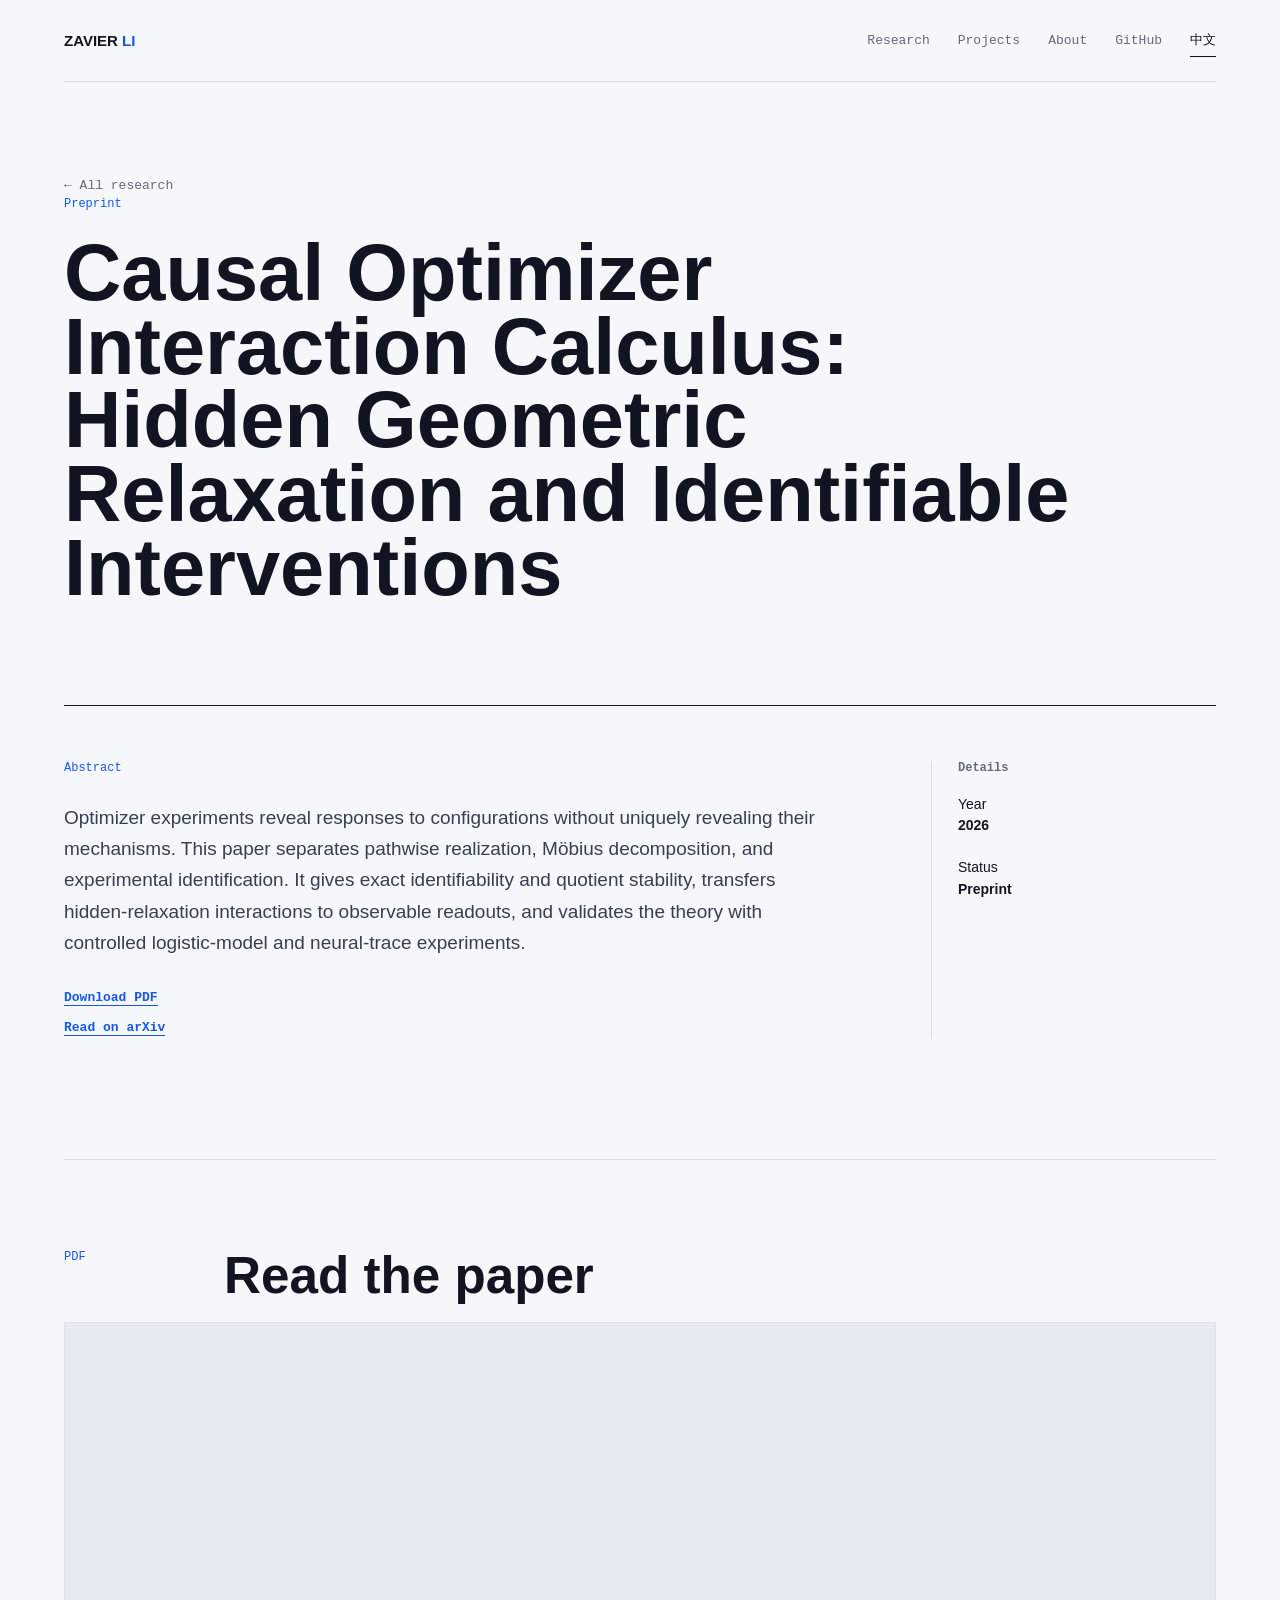
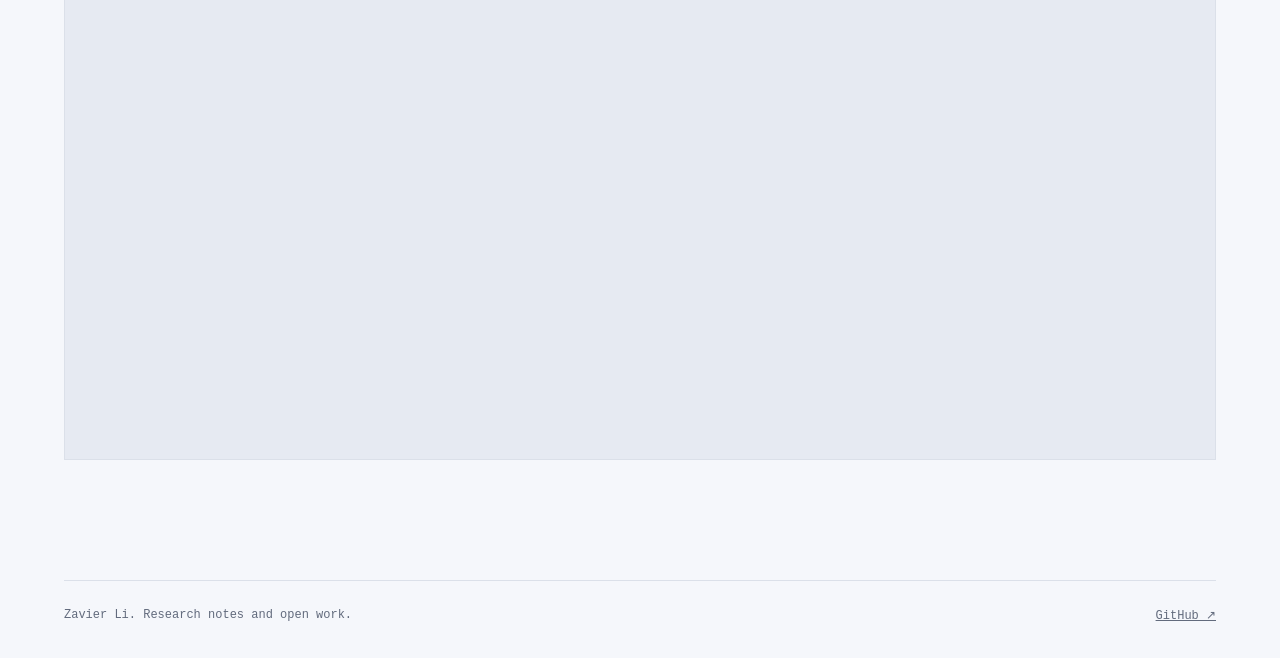
<file: papers/causal-optimizer-interaction-calculus/index.html>
<!doctype html>
<html lang="en">
<head>
  <meta charset="utf-8">
  <meta name="viewport" content="width=device-width, initial-scale=1">
  <meta name="description" content="A causal and statistical calculus for optimizer interactions, from hidden relaxation to identifiable experiments.">
  <title>Causal Optimizer Interaction Calculus: Hidden Geometric Relaxation and Identifiable Interventions | Zavier Li</title>
  <link rel="stylesheet" href="/assets/site.css">
  <link rel="stylesheet" href="/assets/reader.css">
</head>
<body data-page="paper" data-paper="causal-optimizer-interaction-calculus">
  <div class="site-shell">
    <header class="site-header" data-header></header>
    <main>
      <section class="paper-hero reveal">
        <a class="back-link" href="/" data-back></a>
        <p class="paper-status" data-paper-status></p>
        <h1 data-paper-title></h1>
      </section>
      <section class="paper-layout">
        <article>
          <h2 class="section-index" data-abstract-label></h2>
          <p class="paper-abstract" data-paper-abstract></p>
          <a class="resource-link" data-pdf target="_blank" rel="noreferrer"></a><br>
          <a class="resource-link" data-arxiv target="_blank" rel="noreferrer"></a>
        </article>
        <aside class="paper-side">
          <h2 data-details-label></h2>
          <p><span data-year-label></span><br><strong data-year></strong></p>
          <p><span data-status-label></span><br><strong data-status></strong></p>
        </aside>
      </section>
      <section class="paper-reader section-rule" aria-labelledby="reader-title">
        <div class="reader-heading">
          <p class="section-index">PDF</p>
          <h2 id="reader-title" data-reader-label></h2>
        </div>
        <iframe class="pdf-frame" data-viewer loading="lazy"></iframe>
      </section>
    </main>
    <footer class="site-footer" data-footer></footer>
  </div>
  <script src="/assets/papers-data.js"></script>
  <script src="/assets/site.js"></script>
</body>
</html>
</file>
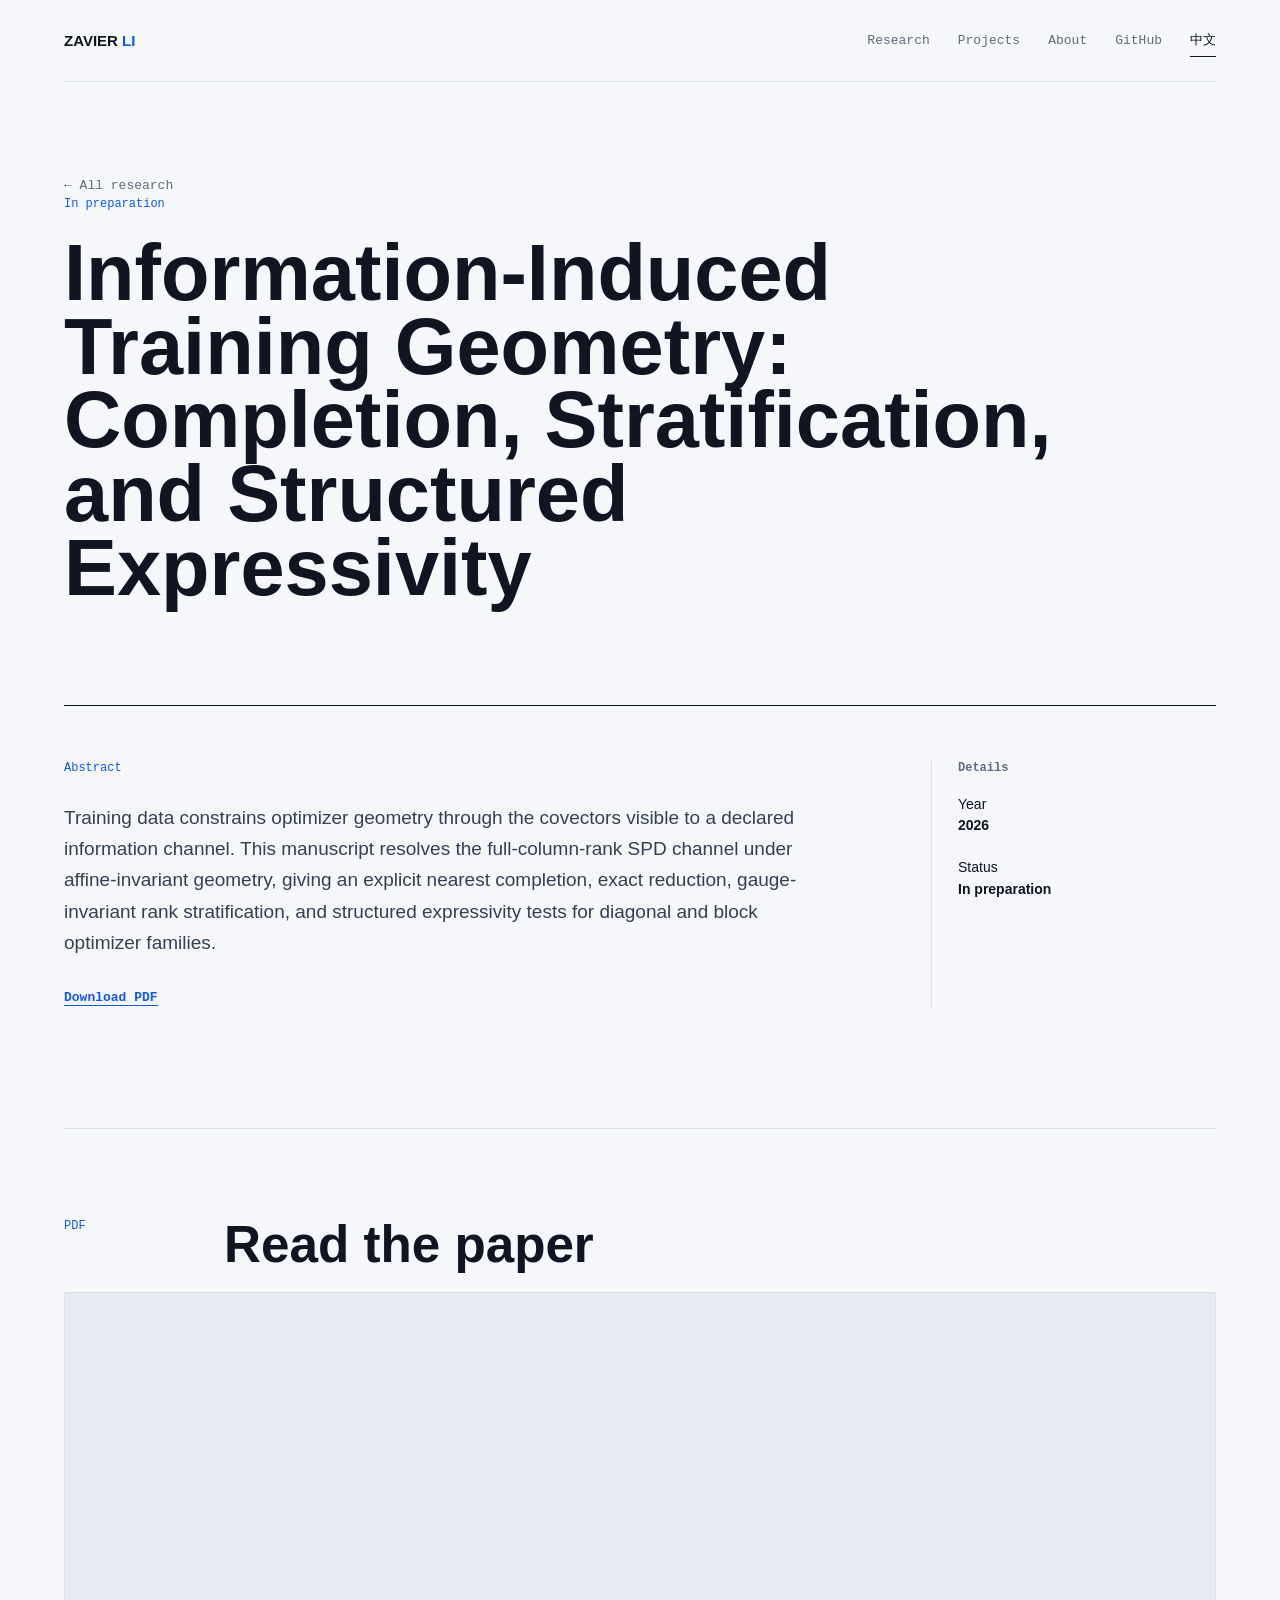
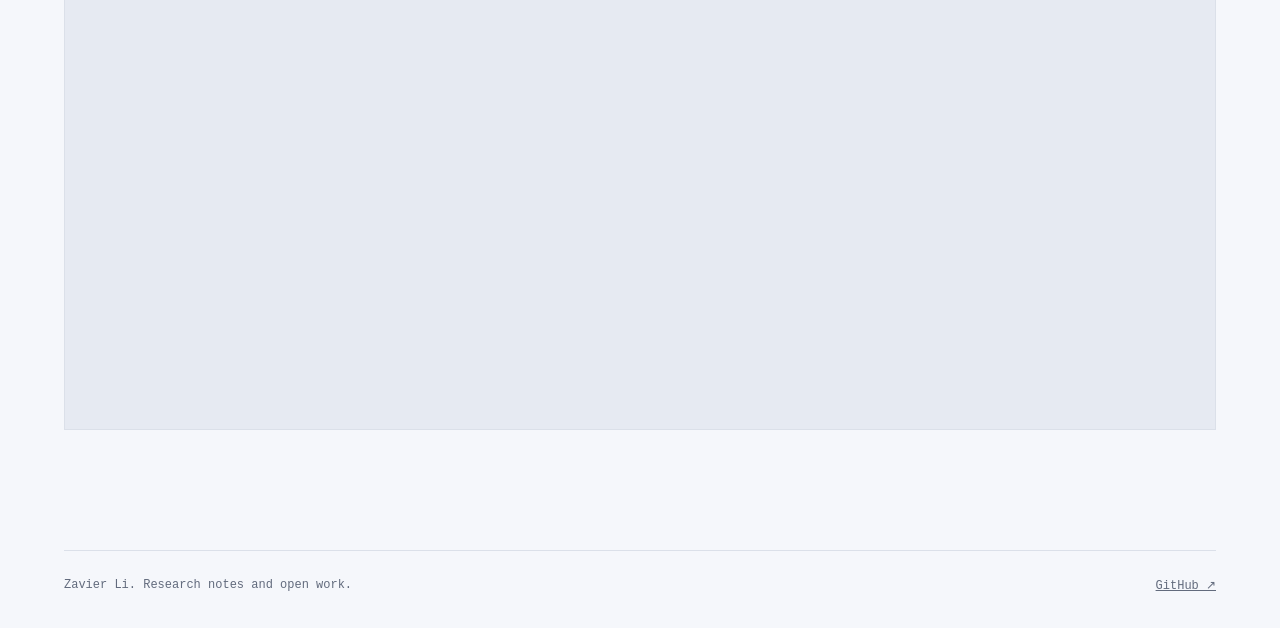
<file: papers/information-induced-training-geometry/index.html>
<!doctype html>
<html lang="en">
<head>
  <meta charset="utf-8">
  <meta name="viewport" content="width=device-width, initial-scale=1">
  <meta name="description" content="How partial information channels determine, and fail to determine, full optimizer geometry.">
  <title>Information-Induced Training Geometry: Completion, Stratification, and Structured Expressivity | Zavier Li</title>
  <link rel="stylesheet" href="/assets/site.css">
  <link rel="stylesheet" href="/assets/reader.css">
</head>
<body data-page="paper" data-paper="information-induced-training-geometry">
  <div class="site-shell">
    <header class="site-header" data-header></header>
    <main>
      <section class="paper-hero reveal">
        <a class="back-link" href="/" data-back></a>
        <p class="paper-status" data-paper-status></p>
        <h1 data-paper-title></h1>
      </section>
      <section class="paper-layout">
        <article>
          <h2 class="section-index" data-abstract-label></h2>
          <p class="paper-abstract" data-paper-abstract></p>
          <a class="resource-link" data-pdf target="_blank" rel="noreferrer"></a><br>
          <a class="resource-link" data-arxiv target="_blank" rel="noreferrer"></a>
        </article>
        <aside class="paper-side">
          <h2 data-details-label></h2>
          <p><span data-year-label></span><br><strong data-year></strong></p>
          <p><span data-status-label></span><br><strong data-status></strong></p>
        </aside>
      </section>
      <section class="paper-reader section-rule" aria-labelledby="reader-title">
        <div class="reader-heading">
          <p class="section-index">PDF</p>
          <h2 id="reader-title" data-reader-label></h2>
        </div>
        <iframe class="pdf-frame" data-viewer loading="lazy"></iframe>
      </section>
    </main>
    <footer class="site-footer" data-footer></footer>
  </div>
  <script src="/assets/papers-data.js"></script>
  <script src="/assets/site.js"></script>
</body>
</html>
</file>
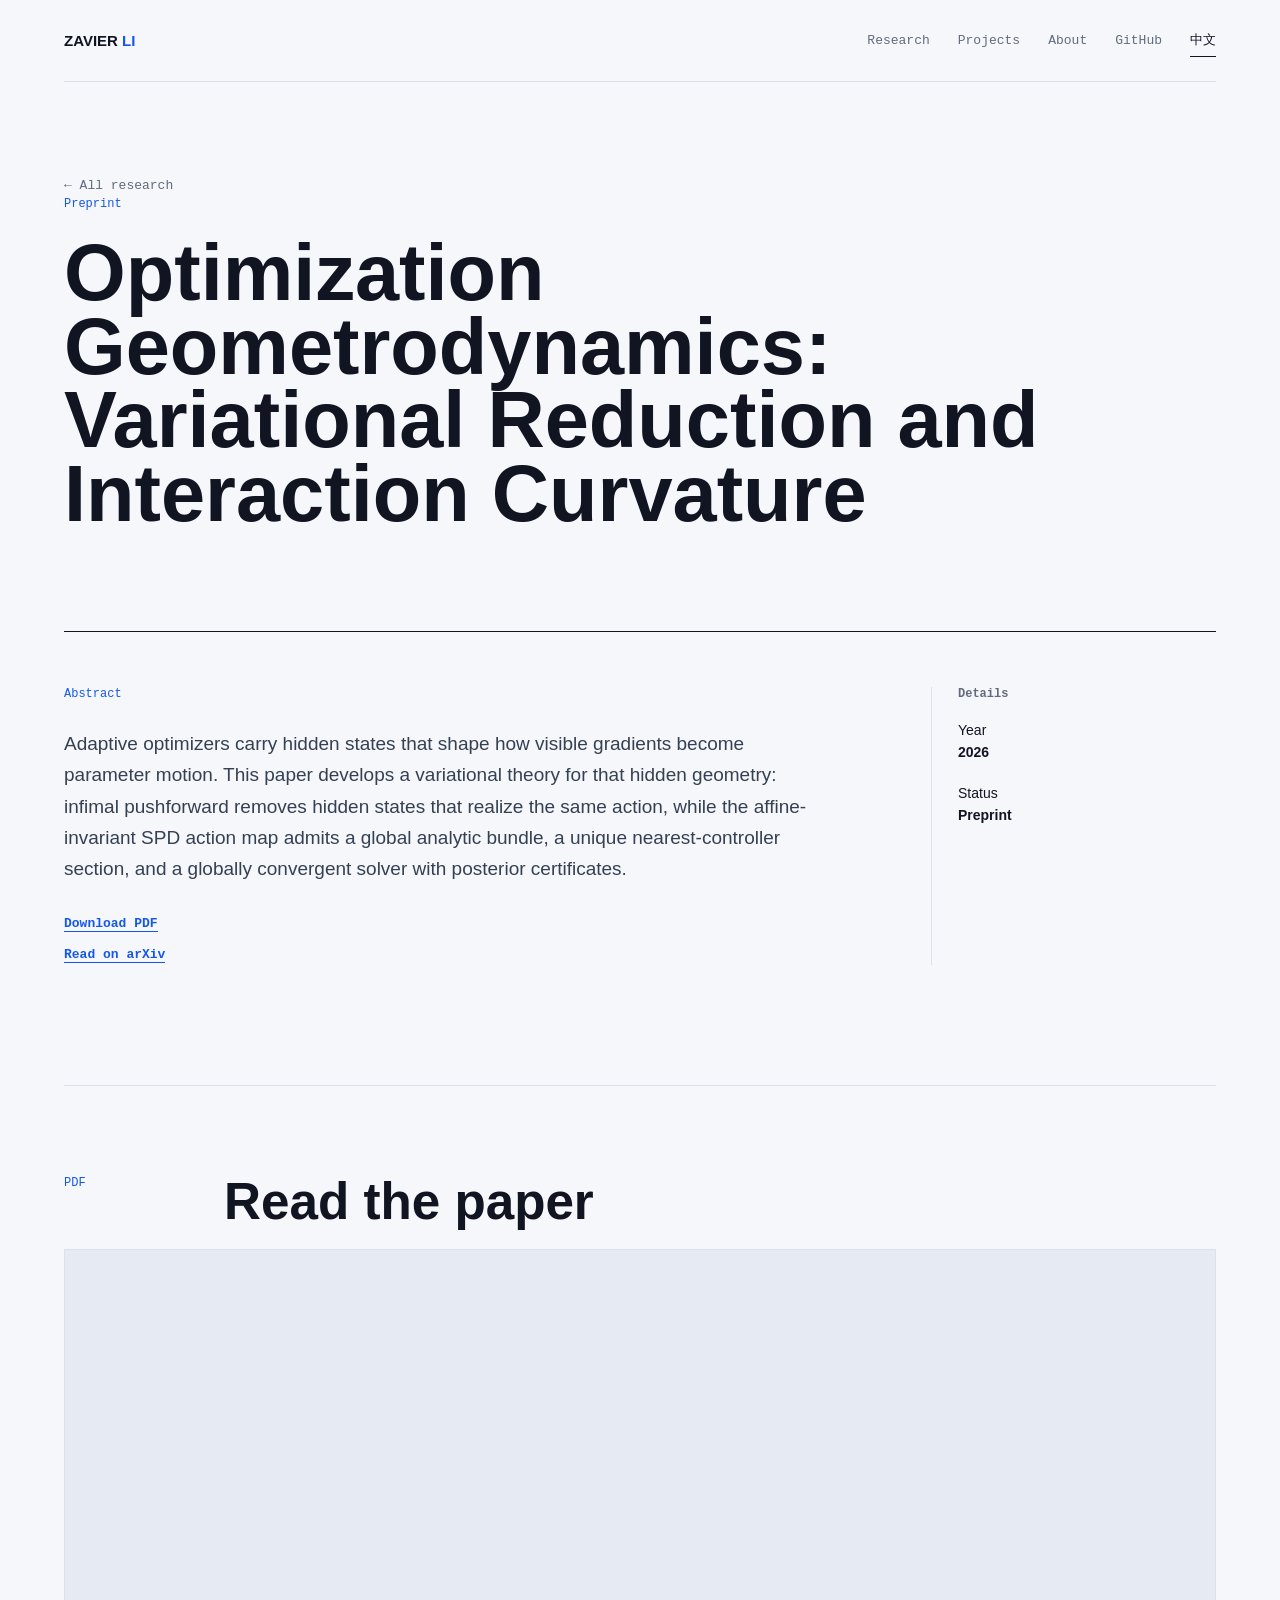
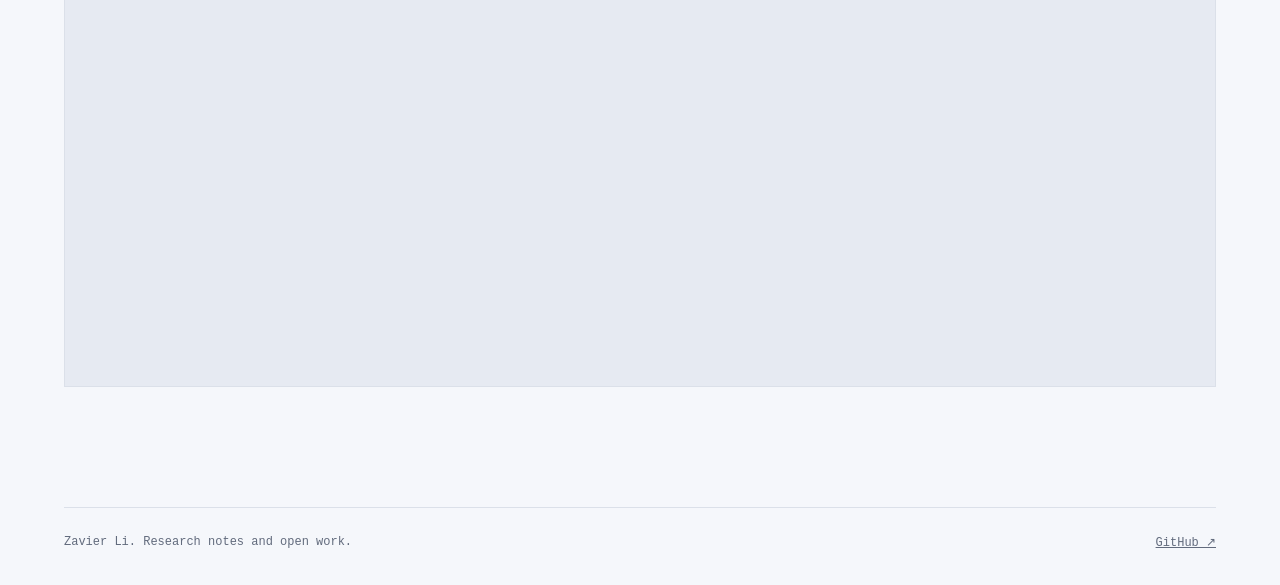
<file: papers/optimization-geometrodynamics/index.html>
<!doctype html>
<html lang="en">
<head>
  <meta charset="utf-8">
  <meta name="viewport" content="width=device-width, initial-scale=1">
  <meta name="description" content="A variational account of hidden optimizer geometry, with exact reduction and certified computation on affine-invariant SPD geometry.">
  <title>Optimization Geometrodynamics: Variational Reduction and Interaction Curvature | Zavier Li</title>
  <link rel="stylesheet" href="/assets/site.css">
  <link rel="stylesheet" href="/assets/reader.css">
</head>
<body data-page="paper" data-paper="optimization-geometrodynamics">
  <div class="site-shell">
    <header class="site-header" data-header></header>
    <main>
      <section class="paper-hero reveal">
        <a class="back-link" href="/" data-back></a>
        <p class="paper-status" data-paper-status></p>
        <h1 data-paper-title></h1>
      </section>
      <section class="paper-layout">
        <article>
          <h2 class="section-index" data-abstract-label></h2>
          <p class="paper-abstract" data-paper-abstract></p>
          <a class="resource-link" data-pdf target="_blank" rel="noreferrer"></a><br>
          <a class="resource-link" data-arxiv target="_blank" rel="noreferrer"></a>
        </article>
        <aside class="paper-side">
          <h2 data-details-label></h2>
          <p><span data-year-label></span><br><strong data-year></strong></p>
          <p><span data-status-label></span><br><strong data-status></strong></p>
        </aside>
      </section>
      <section class="paper-reader section-rule" aria-labelledby="reader-title">
        <div class="reader-heading">
          <p class="section-index">PDF</p>
          <h2 id="reader-title" data-reader-label></h2>
        </div>
        <iframe class="pdf-frame" data-viewer loading="lazy"></iframe>
      </section>
    </main>
    <footer class="site-footer" data-footer></footer>
  </div>
  <script src="/assets/papers-data.js"></script>
  <script src="/assets/site.js"></script>
</body>
</html>
</file>
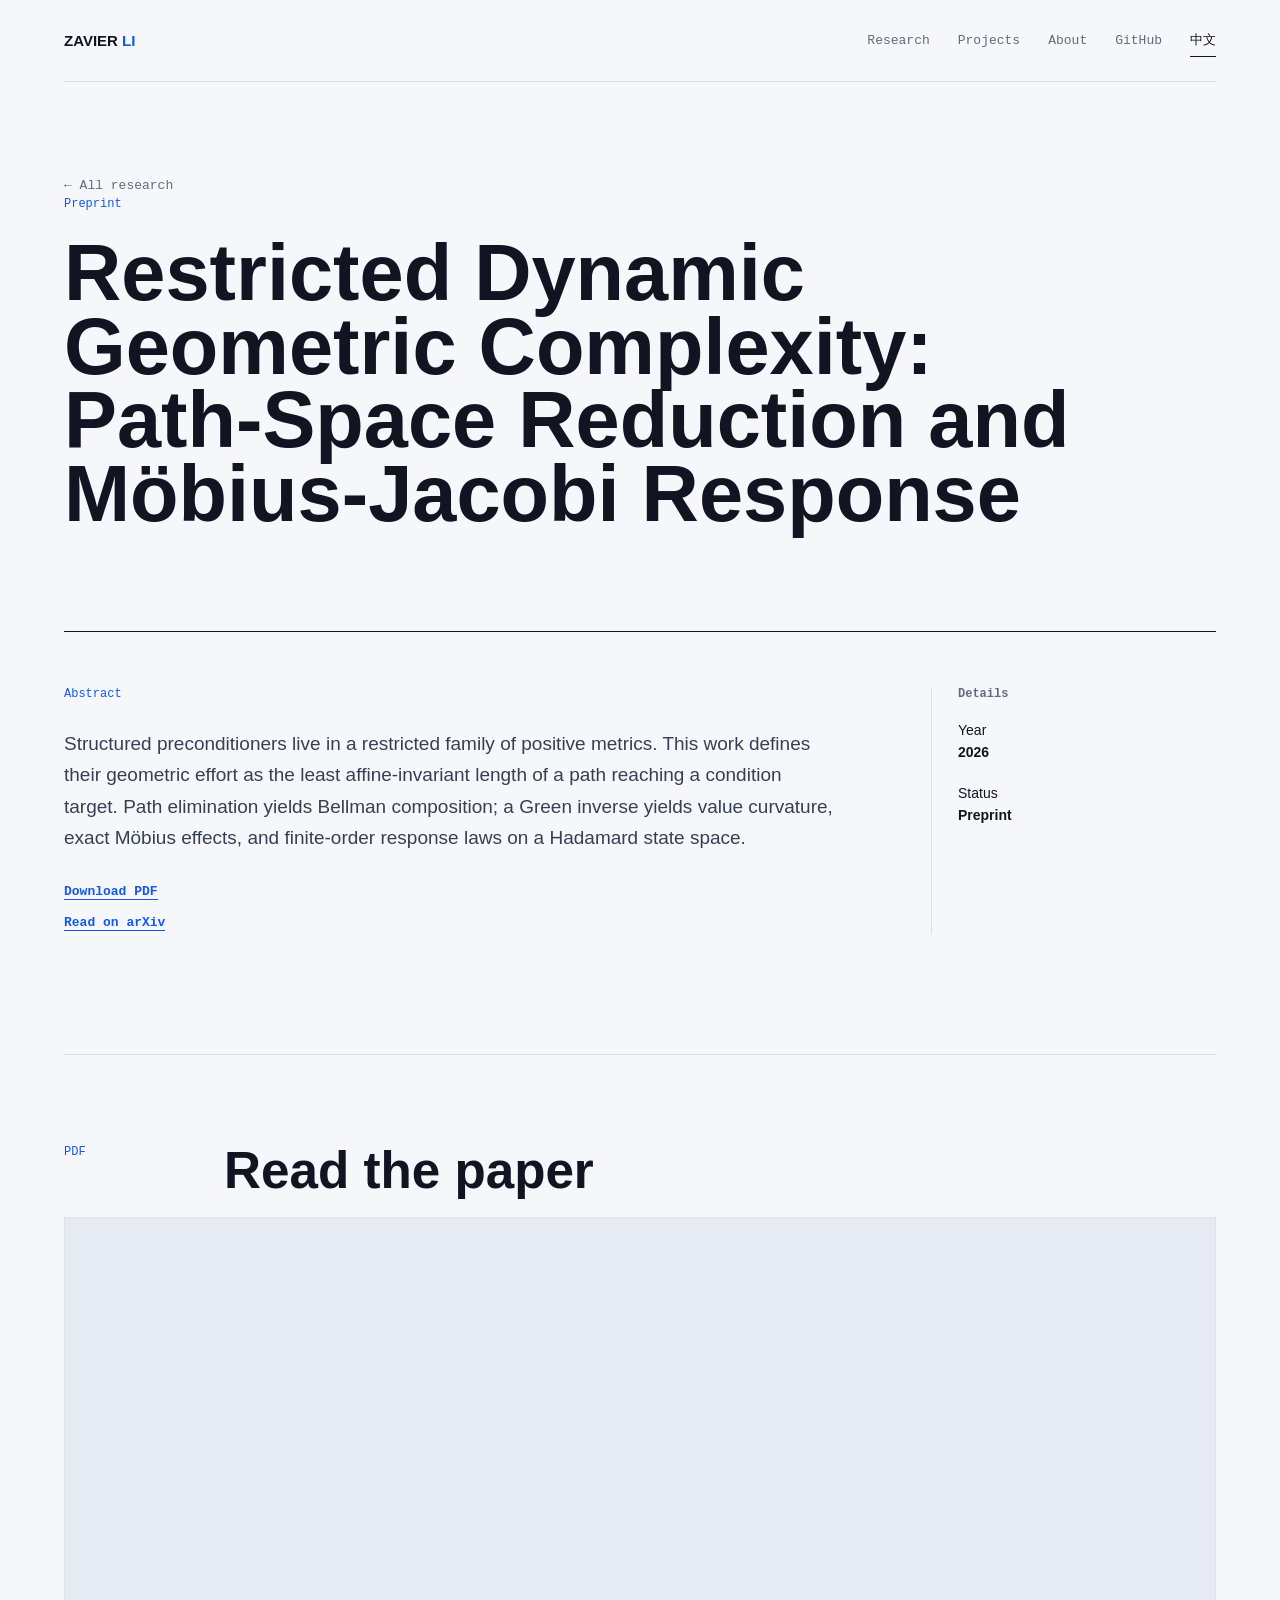
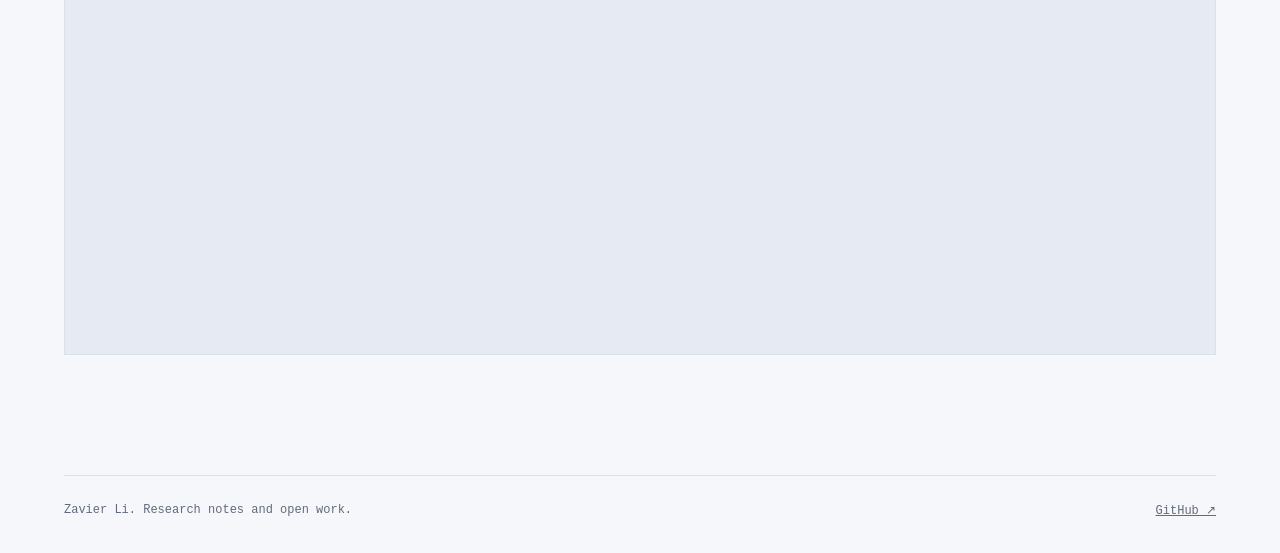
<file: papers/restricted-dynamic-geometric-complexity/index.html>
<!doctype html>
<html lang="en">
<head>
  <meta charset="utf-8">
  <meta name="viewport" content="width=device-width, initial-scale=1">
  <meta name="description" content="A path-space theory for the geometric effort of reaching useful structured metrics.">
  <title>Restricted Dynamic Geometric Complexity: Path-Space Reduction and Möbius-Jacobi Response | Zavier Li</title>
  <link rel="stylesheet" href="/assets/site.css">
  <link rel="stylesheet" href="/assets/reader.css">
</head>
<body data-page="paper" data-paper="restricted-dynamic-geometric-complexity">
  <div class="site-shell">
    <header class="site-header" data-header></header>
    <main>
      <section class="paper-hero reveal">
        <a class="back-link" href="/" data-back></a>
        <p class="paper-status" data-paper-status></p>
        <h1 data-paper-title></h1>
      </section>
      <section class="paper-layout">
        <article>
          <h2 class="section-index" data-abstract-label></h2>
          <p class="paper-abstract" data-paper-abstract></p>
          <a class="resource-link" data-pdf target="_blank" rel="noreferrer"></a><br>
          <a class="resource-link" data-arxiv target="_blank" rel="noreferrer"></a>
        </article>
        <aside class="paper-side">
          <h2 data-details-label></h2>
          <p><span data-year-label></span><br><strong data-year></strong></p>
          <p><span data-status-label></span><br><strong data-status></strong></p>
        </aside>
      </section>
      <section class="paper-reader section-rule" aria-labelledby="reader-title">
        <div class="reader-heading">
          <p class="section-index">PDF</p>
          <h2 id="reader-title" data-reader-label></h2>
        </div>
        <iframe class="pdf-frame" data-viewer loading="lazy"></iframe>
      </section>
    </main>
    <footer class="site-footer" data-footer></footer>
  </div>
  <script src="/assets/papers-data.js"></script>
  <script src="/assets/site.js"></script>
</body>
</html>
</file>
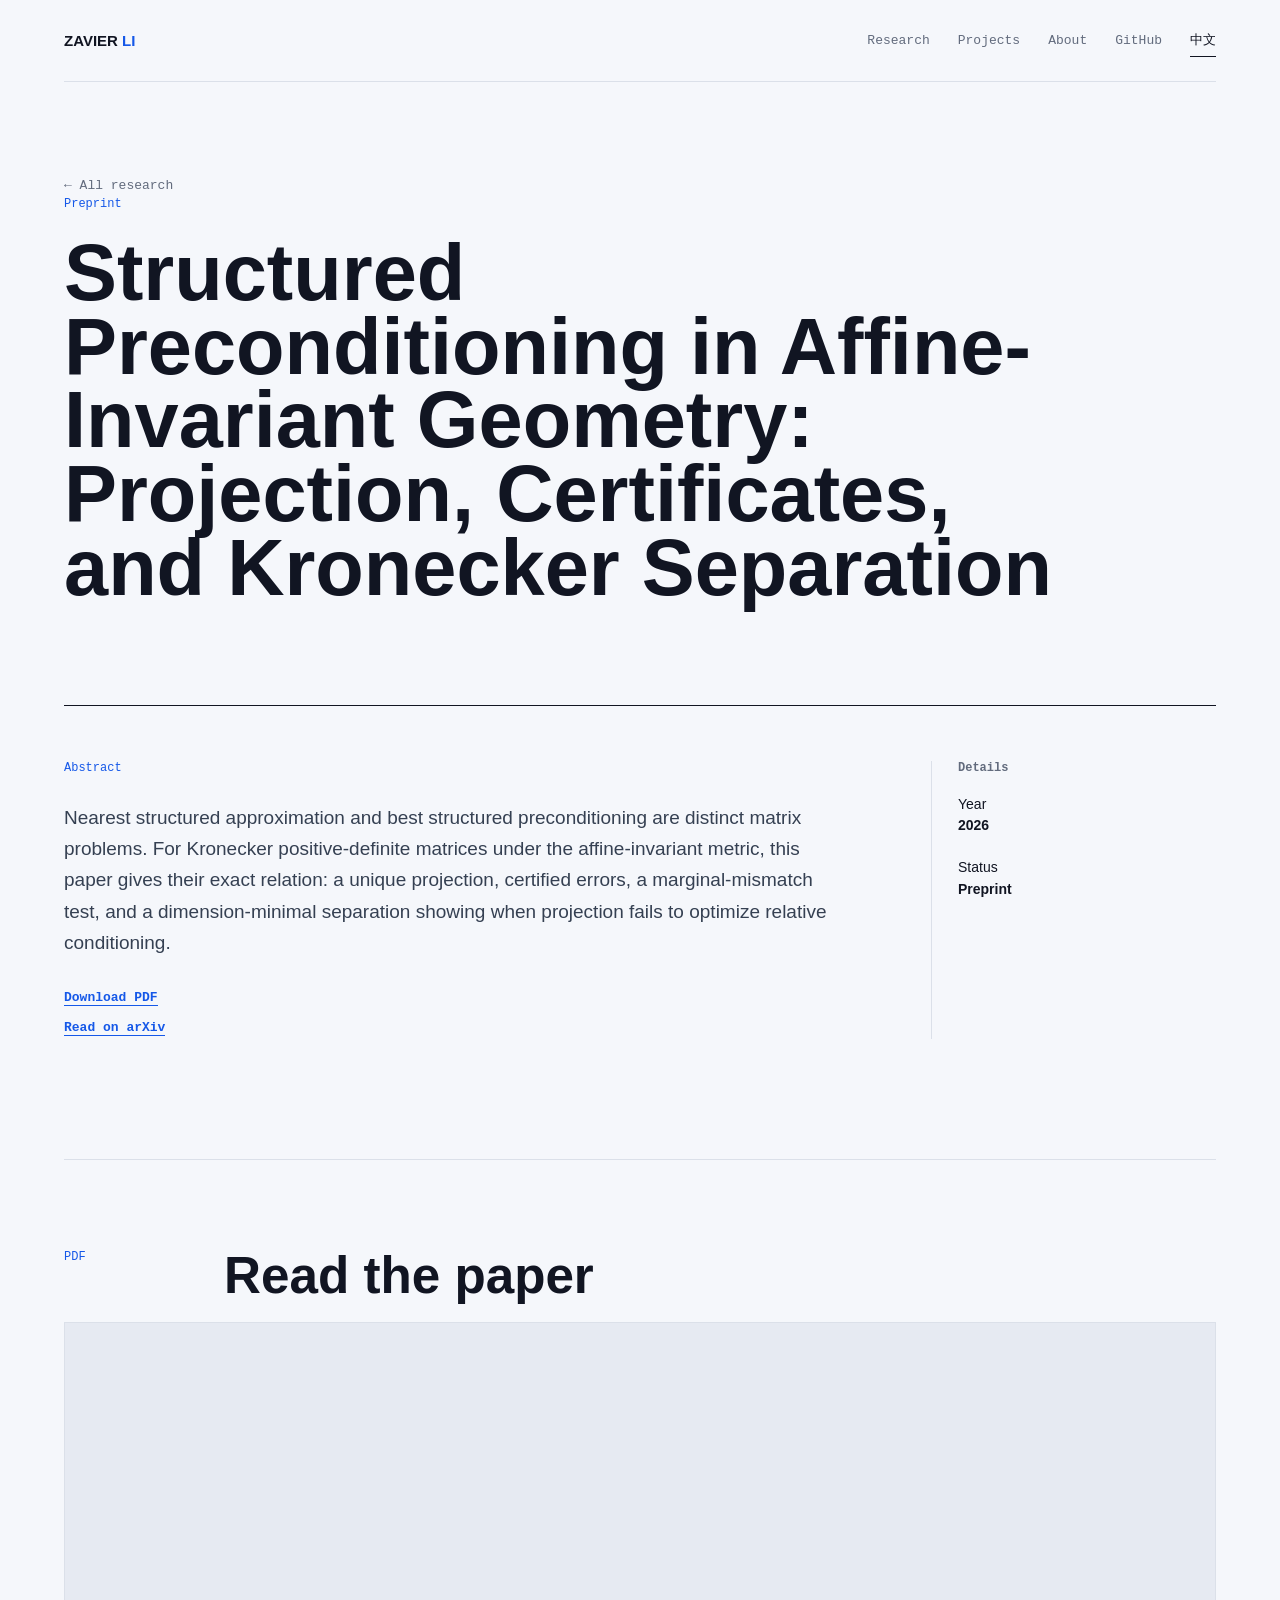
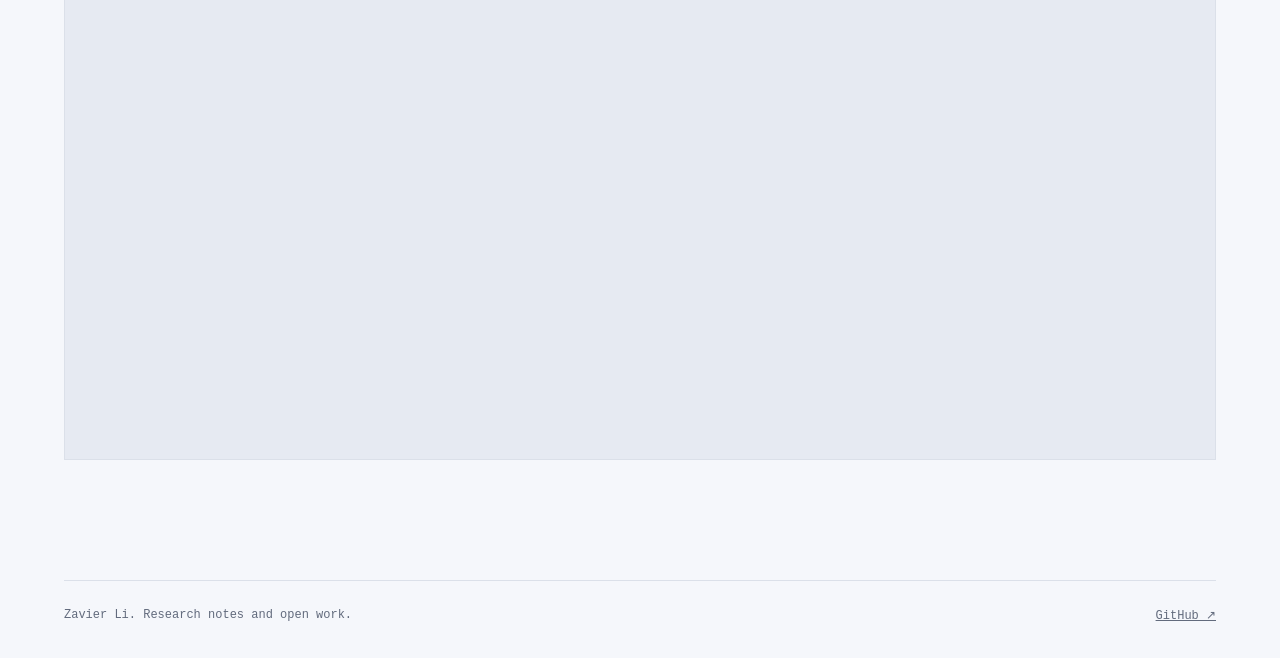
<file: papers/structured-preconditioning/index.html>
<!doctype html>
<html lang="en">
<head>
  <meta charset="utf-8">
  <meta name="viewport" content="width=device-width, initial-scale=1">
  <meta name="description" content="When does nearest structured geometry also give the best structured preconditioner?">
  <title>Structured Preconditioning in Affine-Invariant Geometry: Projection, Certificates, and Kronecker Separation | Zavier Li</title>
  <link rel="stylesheet" href="/assets/site.css">
  <link rel="stylesheet" href="/assets/reader.css">
</head>
<body data-page="paper" data-paper="structured-preconditioning">
  <div class="site-shell">
    <header class="site-header" data-header></header>
    <main>
      <section class="paper-hero reveal">
        <a class="back-link" href="/" data-back></a>
        <p class="paper-status" data-paper-status></p>
        <h1 data-paper-title></h1>
      </section>
      <section class="paper-layout">
        <article>
          <h2 class="section-index" data-abstract-label></h2>
          <p class="paper-abstract" data-paper-abstract></p>
          <a class="resource-link" data-pdf target="_blank" rel="noreferrer"></a><br>
          <a class="resource-link" data-arxiv target="_blank" rel="noreferrer"></a>
        </article>
        <aside class="paper-side">
          <h2 data-details-label></h2>
          <p><span data-year-label></span><br><strong data-year></strong></p>
          <p><span data-status-label></span><br><strong data-status></strong></p>
        </aside>
      </section>
      <section class="paper-reader section-rule" aria-labelledby="reader-title">
        <div class="reader-heading">
          <p class="section-index">PDF</p>
          <h2 id="reader-title" data-reader-label></h2>
        </div>
        <iframe class="pdf-frame" data-viewer loading="lazy"></iframe>
      </section>
    </main>
    <footer class="site-footer" data-footer></footer>
  </div>
  <script src="/assets/papers-data.js"></script>
  <script src="/assets/site.js"></script>
</body>
</html>
</file>
<file: assets/site.css>
:root{--ink:#111522;--muted:#626b7d;--line:#dbe0e9;--paper:#f5f7fb;--blue:#1558e8;--blue-dark:#0d43bc;--sans:Arial,"Helvetica Neue",sans-serif;--mono:"SFMono-Regular",Consolas,"Liberation Mono",monospace}*{box-sizing:border-box}html{scroll-behavior:smooth}body{margin:0;background:var(--paper);color:var(--ink);font-family:var(--sans);font-size:16px;line-height:1.55}.site-shell{max-width:1440px;margin:auto;padding:0 5vw}.site-header{height:82px;display:flex;align-items:center;justify-content:space-between;border-bottom:1px solid var(--line)}.identity{color:var(--ink);font-size:15px;font-weight:700;letter-spacing:0;text-decoration:none}.identity span{color:var(--blue)}.nav{display:flex;align-items:center;gap:28px}.nav a,.language-toggle{border:0;background:transparent;color:var(--muted);font:500 13px var(--mono);letter-spacing:0;text-decoration:none;padding:7px 0;cursor:pointer}.nav a:hover,.nav a:focus-visible,.language-toggle:hover{color:var(--blue)}.language-toggle{color:var(--ink);border-bottom:1px solid var(--ink)}h1,h2,h3,p{margin-top:0}h1{font-size:clamp(52px,8vw,118px);line-height:.93;letter-spacing:0;font-weight:700;max-width:900px;margin-bottom:30px}h2{font-size:clamp(31px,4vw,54px);letter-spacing:0;line-height:1.02;margin-bottom:20px}.hero{min-height:calc(100dvh - 82px);display:grid;grid-template-columns:1.05fr .95fr;align-items:center;gap:5vw;padding:64px 0 80px}.eyebrow,.section-index{font:500 12px var(--mono);color:var(--blue);margin-bottom:27px}.lede{font-size:20px;line-height:1.55;max-width:560px;color:var(--muted);margin-bottom:34px}.hero-actions{display:flex;align-items:center;gap:23px}.button{font:600 13px var(--mono);letter-spacing:0;text-decoration:none;display:inline-flex;align-items:center;min-height:46px}.button-primary{padding:0 20px;background:var(--blue);color:#fff;border:1px solid var(--blue);transition:background .18s ease,transform .18s ease}.button-primary:hover{background:var(--blue-dark);transform:translateY(-2px)}.button-primary:active{transform:translateY(0)}.button-text{color:var(--ink);border-bottom:1px solid var(--ink)}.geometry-stage{height:min(48vw,560px);min-height:390px;position:relative;overflow:hidden;background:#e6eaf2;border:1px solid #cbd3e1}.geometry-grid{position:absolute;inset:0;background-image:linear-gradient(#c9d2df 1px,transparent 1px),linear-gradient(90deg,#c9d2df 1px,transparent 1px);background-size:46px 46px;transform:perspective(650px) rotateX(58deg) scale(1.45) translateY(13%);transform-origin:center bottom}.geometry-orbit{position:absolute;border:1px solid var(--blue);border-radius:50%;mix-blend-mode:multiply}.orbit-a{width:76%;aspect-ratio:1;left:12%;top:9%;transform:rotate(-39deg)}.orbit-b{width:58%;aspect-ratio:1;left:23%;top:20%;transform:rotate(35deg);border-color:#617085}.geometry-point{position:absolute;width:15px;height:15px;background:var(--blue);border-radius:50%;box-shadow:0 0 0 7px rgba(21,88,232,.12)}.point-a{top:27%;left:44%}.point-b{top:61%;left:28%;background:#111522;box-shadow:0 0 0 7px rgba(17,21,34,.12)}.point-c{top:69%;left:68%;background:#111522;box-shadow:0 0 0 7px rgba(17,21,34,.12)}.geometry-label{position:absolute;right:19px;bottom:13px;margin:0;font:500 11px var(--mono);letter-spacing:.06em}.section-rule{border-top:1px solid var(--line)}.statement,.section-heading{display:grid;grid-template-columns:130px 1fr;gap:30px}.statement{padding:105px 0 122px}.statement p:not(.section-index),.section-heading p:not(.section-index){max-width:720px;font-size:20px;color:var(--muted)}.papers-section,.projects-section{padding:0 0 126px}.section-heading{padding:100px 0 50px}.paper-list{border-top:1px solid var(--ink)}.paper-row{display:grid;grid-template-columns:90px minmax(0,1fr) 160px;gap:30px;align-items:start;padding:28px 0;border-bottom:1px solid var(--line);color:inherit;text-decoration:none;transition:padding .22s ease,background .22s ease}.paper-row:hover{padding-left:16px;background:#edf1f7}.paper-number,.paper-meta{font:500 12px var(--mono);color:var(--muted)}.paper-row h3{font-size:clamp(23px,2.4vw,36px);line-height:1.08;letter-spacing:0;margin:0 0 12px}.paper-row p{max-width:730px;color:var(--muted);margin:0}.paper-meta{text-align:right}.paper-meta span{display:block;margin-bottom:8px}.project-list{display:grid;grid-template-columns:repeat(2,1fr);border-top:1px solid var(--ink)}.project{display:block;padding:27px 28px 36px 0;color:inherit;text-decoration:none;border-bottom:1px solid var(--line)}.project:nth-child(even){padding-left:28px;border-left:1px solid var(--line)}.project:hover h3{color:var(--blue)}.project h3{font-size:24px;line-height:1.15;margin:16px 0 12px}.project p{color:var(--muted);margin:0;max-width:440px}.tag{font:500 11px var(--mono);color:var(--blue)}.site-footer{border-top:1px solid var(--line);padding:27px 0 35px;display:flex;justify-content:space-between;gap:20px;font:500 12px var(--mono);color:var(--muted)}.site-footer a{color:inherit}.paper-hero{padding:90px 0 70px;max-width:1040px}.paper-hero h1{font-size:clamp(42px,6.2vw,82px);max-width:1020px}.paper-status{font:500 12px var(--mono);color:var(--blue);margin-bottom:25px}.paper-layout{display:grid;grid-template-columns:minmax(0,1fr) 285px;gap:7vw;border-top:1px solid var(--ink);padding:55px 0 120px}.paper-abstract{font-size:19px;line-height:1.65;color:#354052;max-width:770px}.paper-side{border-left:1px solid var(--line);padding-left:26px}.paper-side h2{font:600 12px var(--mono);color:var(--muted);margin-bottom:19px}.paper-side p{font-size:14px;margin-bottom:20px}.resource-link{display:inline-block;color:var(--blue);font:600 13px var(--mono);text-decoration:none;border-bottom:1px solid currentColor;margin-top:12px}.resource-link:hover{color:var(--blue-dark)}.back-link{font:500 13px var(--mono);color:var(--muted);text-decoration:none}.back-link:hover{color:var(--blue)}.reveal{animation:rise .65s ease both}@keyframes rise{from{opacity:0;transform:translateY(16px)}to{opacity:1;transform:none}}@media(max-width:760px){.site-shell{padding:0 24px}.site-header{height:67px}.nav{gap:15px}.nav a:not(.nav-github){display:none}.hero{display:block;min-height:0;padding:71px 0 62px}.hero-copy{margin-bottom:54px}h1{font-size:clamp(46px,14vw,73px)}.lede{font-size:18px}.geometry-stage{min-height:330px;height:88vw}.statement,.section-heading{grid-template-columns:1fr;gap:0}.statement{padding:75px 0}.section-heading{padding:75px 0 37px}.statement p:not(.section-index),.section-heading p:not(.section-index){font-size:18px}.paper-row{grid-template-columns:50px 1fr;gap:14px;padding:23px 0}.paper-meta{display:none}.paper-row h3{font-size:26px}.project-list{display:block}.project:nth-child(even){padding-left:0;border-left:0}.project{padding:24px 0}.paper-hero{padding:64px 0 55px}.paper-layout{display:block;padding-top:35px}.paper-side{border-left:0;border-top:1px solid var(--line);padding:28px 0 0;margin-top:44px}.site-footer{display:block;line-height:2}.site-footer span{display:block}}
</file>
<file: assets/reader.css>
.paper-reader {
  padding: 90px 0 120px;
}

.reader-heading {
  display: grid;
  grid-template-columns: 130px 1fr;
  gap: 30px;
  align-items: start;
}

.reader-heading h2 {
  font-size: clamp(31px, 4vw, 54px);
}

.pdf-frame {
  display: block;
  width: 100%;
  height: min(82dvh, 1060px);
  min-height: 660px;
  border: 1px solid var(--line);
  background: #e6eaf2;
}

@media (max-width: 760px) {
  .paper-reader {
    padding: 68px 0 90px;
  }

  .reader-heading {
    display: block;
  }

  .pdf-frame {
    height: 72dvh;
    min-height: 520px;
  }
}
</file>
